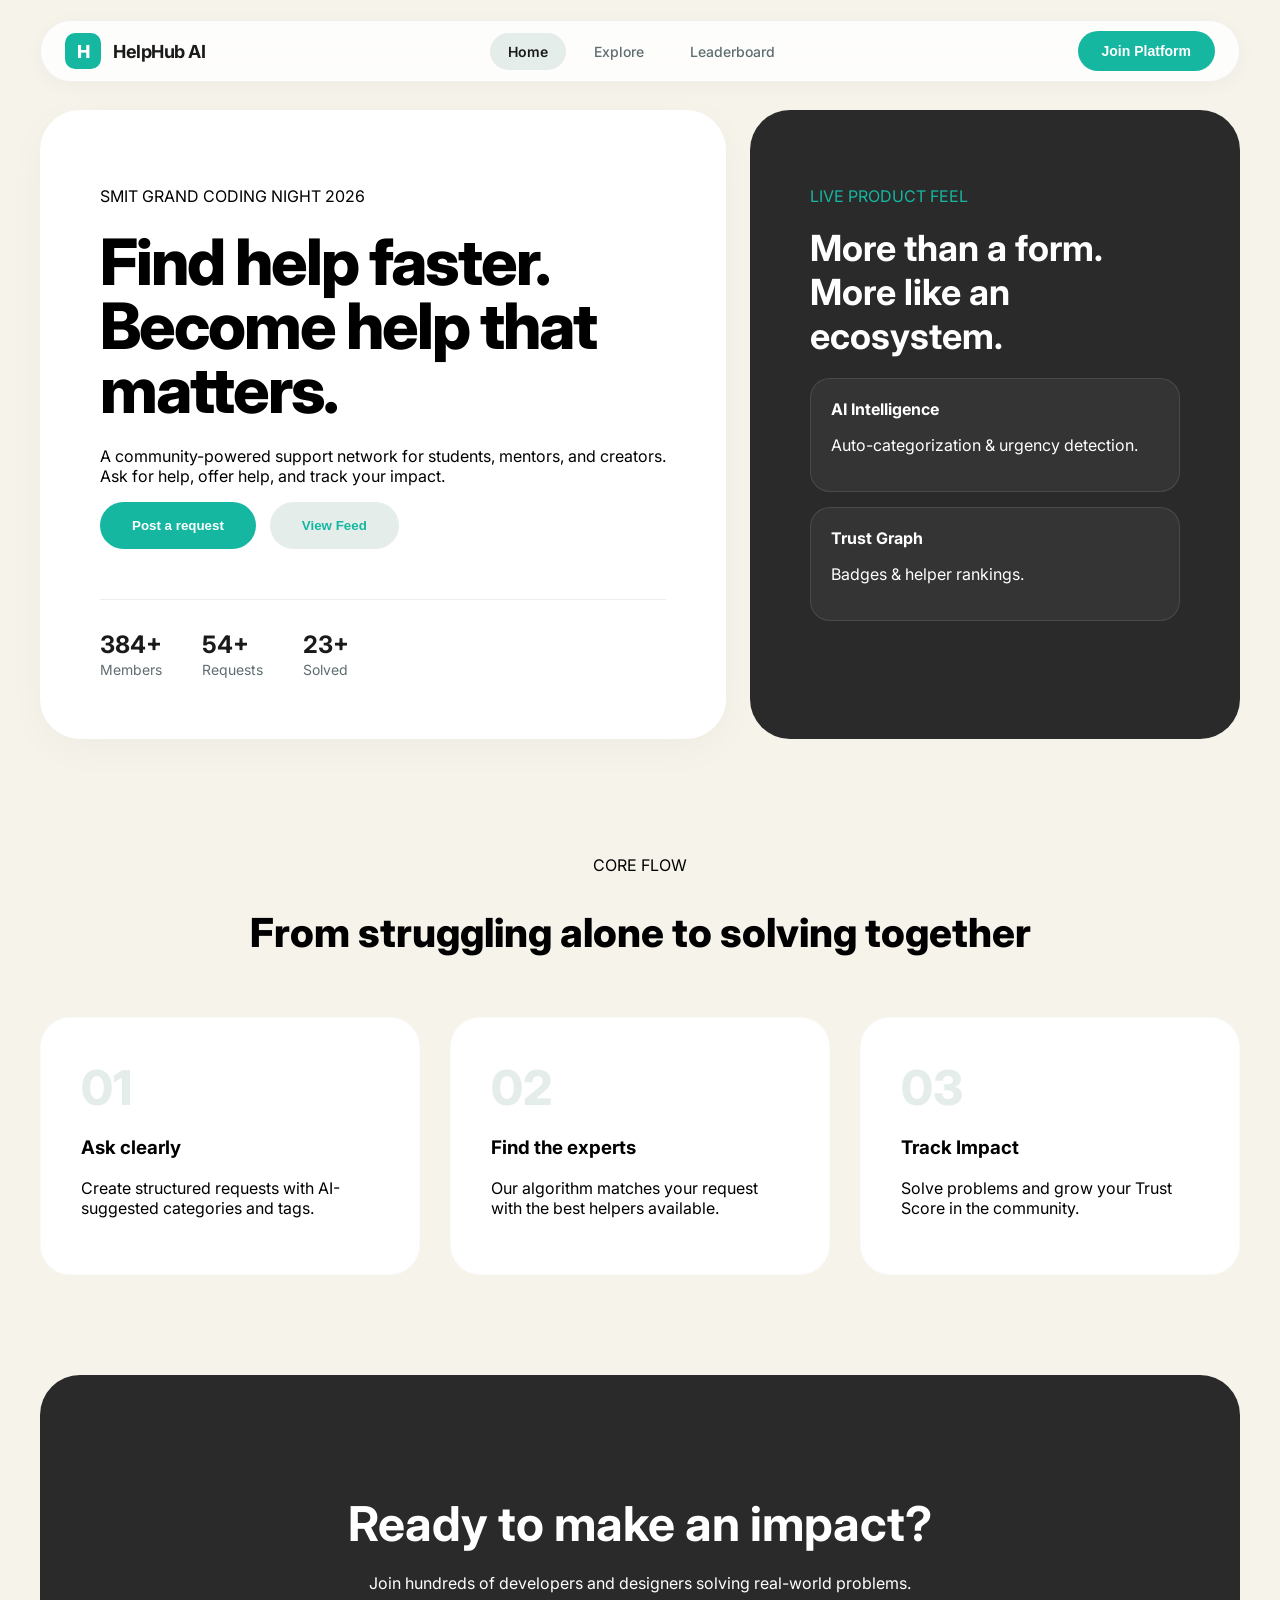
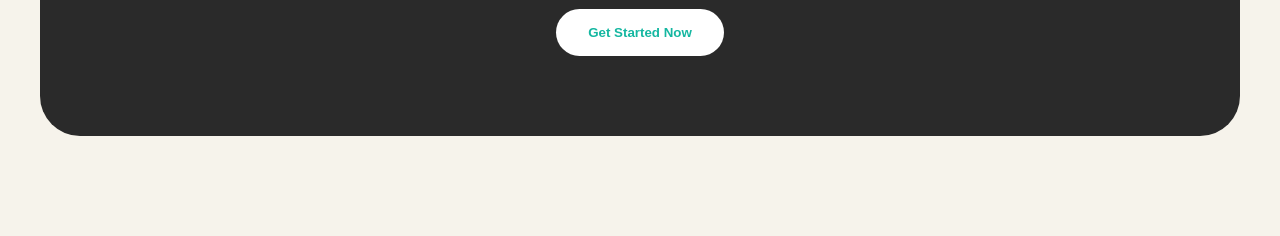
<file: index.html>
<!DOCTYPE html>
<html lang="en">
<head>
    <meta charset="UTF-8">
    <meta name="viewport" content="width=device-width, initial-scale=1.0">
    <title>HelpHub AI | Community Ecosystem</title>
    <link rel="stylesheet" href="style.css">
    <link href="https://fonts.googleapis.com/css2?family=Inter:wght@400;600;700;800&display=swap" rel="stylesheet">
</head>
<body>

    <nav class="navbar-wrapper container">
        <div class="navbar-container">
            <div class="nav-logo">
                <div class="logo-box">H</div>
                <span class="logo-name">HelpHub AI</span>
            </div>
            <div class="nav-menu">
                <a href="index.html" class="nav-link active">Home</a>
                <a href="explore.html" class="nav-link">Explore</a>
                <a href="leaderboard.html" class="nav-link">Leaderboard</a>
            </div>
            <div class="nav-right">
                <a href="auth.html"><button class="btn-platform">Join Platform</button></a>
            </div>
        </div>
    </nav>

    <section class="hero-section container">
        <div class="hero-grid">
            <div class="hero-main-card">
                <p class="tag-mini">SMIT GRAND CODING NIGHT 2026</p>
                <h1 class="display-text">Find help faster. Become help that matters.</h1>
                <p class="hero-sub">A community-powered support network for students, mentors, and creators. Ask for help, offer help, and track your impact.</p>
                
                <div class="hero-btns">
                    <button class="btn-primary"><a href="post-request.html" id="btn-1">Post a request</a></button>
                    <button class="btn-secondary">View Feed</button>
                </div>

                <div class="hero-stats">
                    <div class="stat-item"><strong>384+</strong><br><span>Members</span></div>
                    <div class="stat-item"><strong>54+</strong><br><span>Requests</span></div>
                    <div class="stat-item"><strong>23+</strong><br><span>Solved</span></div>
                </div>
            </div>

            <div class="hero-side-card">
                <p class="tag-mini" style="color: var(--teal-primary);">LIVE PRODUCT FEEL</p>
                <h2>More than a form. More like an ecosystem.</h2>
                <div class="feature-pill">
                    <strong>AI Intelligence</strong>
                    <p>Auto-categorization & urgency detection.</p>
                </div>
                <div class="feature-pill">
                    <strong>Trust Graph</strong>
                    <p>Badges & helper rankings.</p>
                </div>
            </div>
        </div>
    </section>

    <section class="how-it-works container">
        <p class="tag-mini" style="text-align: center;">CORE FLOW</p>
        <h2 class="section-title">From struggling alone to solving together</h2>
        
        <div class="steps-grid">
            <div class="step-card">
                <div class="step-num">01</div>
                <h3>Ask clearly</h3>
                <p>Create structured requests with AI-suggested categories and tags.</p>
            </div>
            <div class="step-card">
                <div class="step-num">02</div>
                <h3>Find the experts</h3>
                <p>Our algorithm matches your request with the best helpers available.</p>
            </div>
            <div class="step-card">
                <div class="step-num">03</div>
                <h3>Track Impact</h3>
                <p>Solve problems and grow your Trust Score in the community.</p>
            </div>
        </div>
    </section>

    <section class="cta-section container">
        <div class="cta-box">
            <h2>Ready to make an impact?</h2>
            <p>Join hundreds of developers and designers solving real-world problems.</p>
            <button class="btn-primary" style="background: white; color: var(--teal-primary);">Get Started Now</button>
        </div>
    </section>

</body>
</html>
</file>
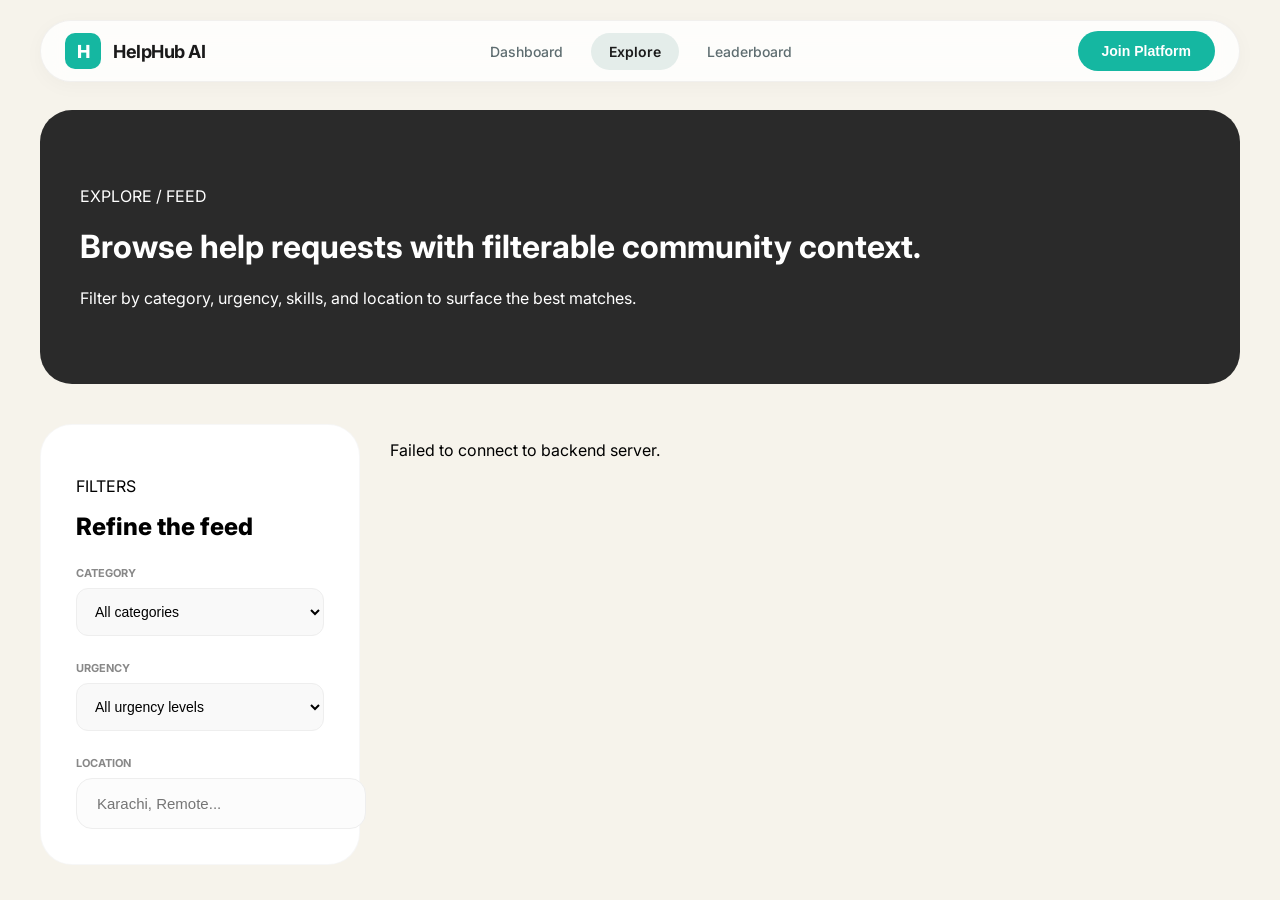
<file: explore.html>
<!DOCTYPE html>
<html lang="en">
<head>
    <meta charset="UTF-8">
    <meta name="viewport" content="width=device-width, initial-scale=1.0">
    <title>Explore Feed | HelpHub AI</title>
    <link rel="stylesheet" href="style.css">
    <link href="https://fonts.googleapis.com/css2?family=Inter:wght@400;600;700;800&display=swap" rel="stylesheet">
</head>
<body>

    <nav class="navbar-wrapper container">
        <div class="navbar-container">
            <div class="nav-logo">
                <div class="logo-box">H</div>
                <span class="logo-name">HelpHub AI</span>
            </div>
            <div class="nav-menu">
                <a href="index.html" class="nav-link">Dashboard</a>
                <a href="explore.html" class="nav-link active">Explore</a>
                <a href="leaderboard.html" class="nav-link">Leaderboard</a>
            </div>
            <button class="btn-platform">Join Platform</button>
        </div>
    </nav>

    <main class="explore-main container">
        <header class="explore-banner">
            <p class="tag-mini">EXPLORE / FEED</p>
            <h1>Browse help requests with filterable community context.</h1>
            <p class="subtext">Filter by category, urgency, skills, and location to surface the best matches.</p>
        </header>

        <div class="explore-content">
            <aside class="filter-sidebar">
                <p class="tag-mini">FILTERS</p>
                <h2 class="sidebar-title">Refine the feed</h2>
                
                <form id="filterForm">
                    <div class="filter-group">
                        <label>Category</label>
                        <select name="category" id="catFilter">
                            <option value="">All categories</option>
                            <option value="Web Development">Web Development</option>
                            <option value="Design">Design</option>
                            <option value="Career">Career</option>
                        </select>
                    </div>
                    <div class="filter-group">
                        <label>Urgency</label>
                        <select name="urgency" id="urgencyFilter">
                            <option value="">All urgency levels</option>
                            <option value="High">High Priority</option>
                            <option value="Medium">Medium Priority</option>
                            <option value="Low">Low Priority</option>
                        </select>
                    </div>
                    <div class="filter-group">
                        <label>Location</label>
                        <input type="text" name="location" id="locFilter" placeholder="Karachi, Remote..." class="custom-input">
                    </div>
                </form>
            </aside>

            <section class="feed-area" id="requestsFeed">
                </section>
        </div>
    </main>

    <script src="explore.js"></script>
</body>
</html>
</file>
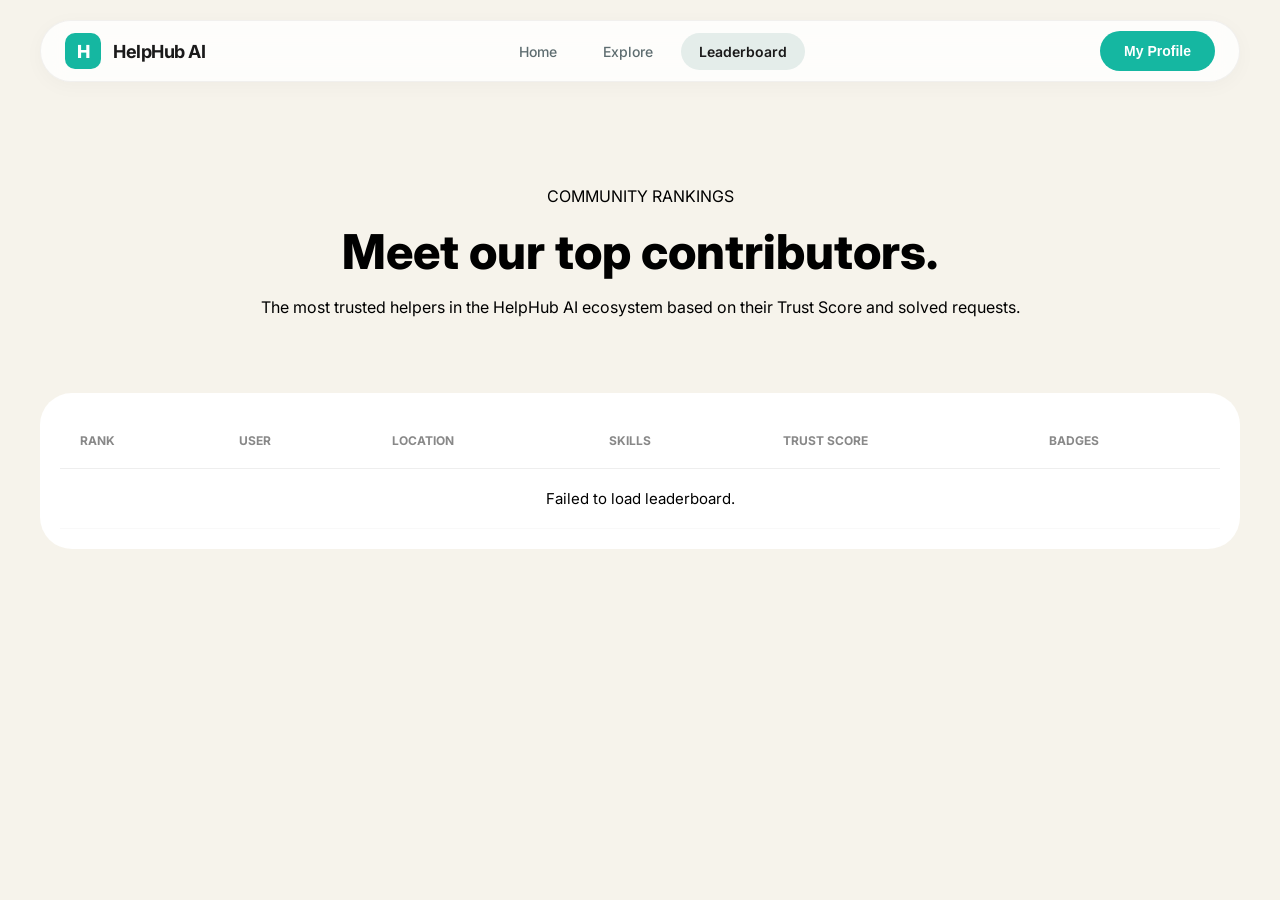
<file: leaderboard.html>
<!DOCTYPE html>
<html lang="en">
<head>
    <meta charset="UTF-8">
    <meta name="viewport" content="width=device-width, initial-scale=1.0">
    <title>Leaderboard | HelpHub AI</title>
    <link rel="stylesheet" href="style.css">
    <link href="https://fonts.googleapis.com/css2?family=Inter:wght@400;600;700;800&display=swap" rel="stylesheet">
</head>
<body>

    <nav class="navbar-wrapper container">
        <div class="navbar-container">
            <div class="nav-logo">
                <div class="logo-box">H</div>
                <span class="logo-name">HelpHub AI</span>
            </div>
            <div class="nav-menu">
                <a href="index.html" class="nav-link">Home</a>
                <a href="explore.html" class="nav-link">Explore</a>
                <a href="leaderboard.html" class="nav-link active">Leaderboard</a>
            </div>
            <button class="btn-platform">My Profile</button>
        </div>
    </nav>

    <main class="leaderboard-main container">
        <header class="leaderboard-header">
            <p class="tag-mini">COMMUNITY RANKINGS</p>
            <h1>Meet our top contributors.</h1>
            <p>The most trusted helpers in the HelpHub AI ecosystem based on their Trust Score and solved requests.</p>
        </header>

        <div class="leaderboard-container card-premium">
            <table class="leaderboard-table">
                <thead>
                    <tr>
                        <th>Rank</th>
                        <th>User</th>
                        <th>Location</th>
                        <th>Skills</th>
                        <th>Trust Score</th>
                        <th>Badges</th>
                    </tr>
                </thead>
                <tbody id="leaderboardBody">
                    </tbody>
            </table>
        </div>
    </main>

    <script src="leaderboard.js"></script>
</body>
</html>
</file>
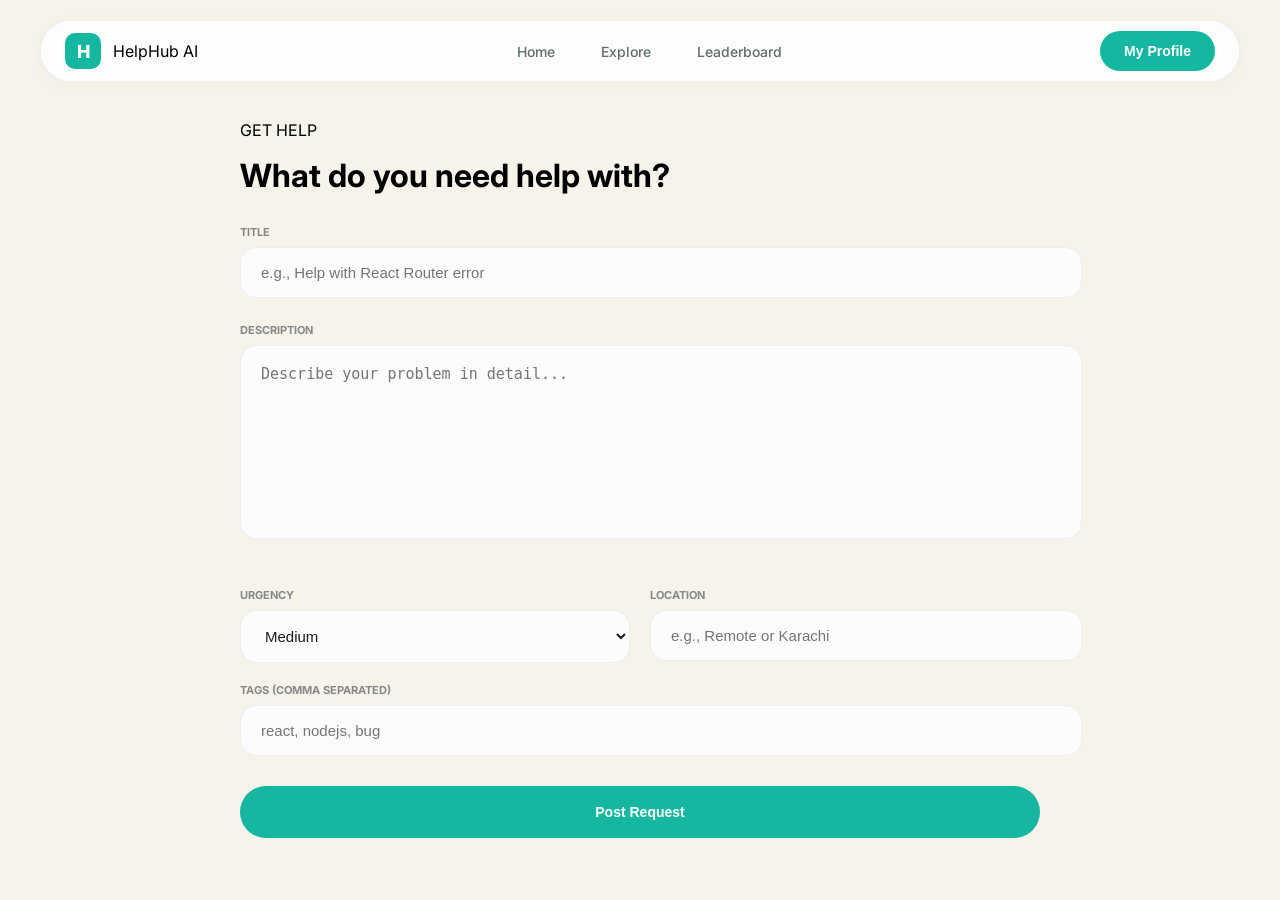
<file: post-request.html>
<!DOCTYPE html>
<html lang="en">
<head>
    <meta charset="UTF-8">
    <title>Post a Request | HelpHub AI</title>
    <link rel="stylesheet" href="style.css">
    <link href="https://fonts.googleapis.com/css2?family=Inter:wght@400;600;700;800&display=swap" rel="stylesheet">
</head>
<body>

    <nav class="navbar-wrapper container">
        <div class="navbar-container">
            <div class="nav-logo"><div class="logo-box">H</div> HelpHub AI</div>
            <div class="nav-menu">
                <a href="index.html" class="nav-link">Home</a>
                <a href="explore.html" class="nav-link">Explore</a>
                <a href="leaderboard.html" class="nav-link">Leaderboard</a>
            </div>
            <button class="btn-platform">My Profile</button>
        </div>
    </nav>

    <main class="container" style="max-width: 800px; margin-top: 50px;">
        <div class="card-premium">
            <p class="tag-mini">GET HELP</p>
            <h1 style="font-size: 32px; margin: 10px 0 30px 0;">What do you need help with?</h1>
            
            <form id="requestForm">
                <div class="filter-group">
                    <label>Title</label>
                    <input type="text" name="title" id="reqTitle" placeholder="e.g., Help with React Router error" class="custom-input" required>
                </div>

                <div class="filter-group">
                    <label>Description</label>
                    <textarea name="description" id="reqDesc" placeholder="Describe your problem in detail..." class="custom-input" style="height: 150px; resize: none;" required></textarea>
                </div>

                <div class="grid-2" style="display: grid; grid-template-columns: 1fr 1fr; gap: 20px; margin-top: 20px;">
                    <div class="filter-group">
                        <label>Urgency</label>
                        <select name="urgency" id="reqUrgency" class="custom-select">
                            <option value="Low">Low</option>
                            <option value="Medium" selected>Medium</option>
                            <option value="High">High</option>
                        </select>
                    </div>
                    <div class="filter-group">
                        <label>Location</label>
                        <input type="text" name="location" id="reqLoc" placeholder="e.g., Remote or Karachi" class="custom-input">
                    </div>
                </div>

                <div class="filter-group" style="margin-top: 20px;">
                    <label>Tags (Comma separated)</label>
                    <input type="text" name="tags" id="reqTags" placeholder="react, nodejs, bug" class="custom-input">
                </div>

                <button type="submit" class="btn-platform" style="width: 100%; margin-top: 30px; padding: 18px;">Post Request</button>
            </form>
            <div id="responseMsg" style="margin-top: 20px; text-align: center; font-weight: 600;"></div>
        </div>
    </main>

    <script src="post.js"></script>
</body>
</html>
</file>
<file: style.css>
:root {
    --bg-cream: #f6f3eb;
    --teal-primary: #15b7a1;
    --dark-section: #2a2a2a;
    --text-dark: #1a1a1a;
    --text-muted: #5e6d70;
}

body { background: var(--bg-cream); font-family: 'Inter', sans-serif; overflow-x: hidden; }
.container { max-width: 1200px; margin: 0 auto; padding: 0 20px; }

/* HERO GRID */
.hero-grid { display: grid; grid-template-columns: 1.4fr 1fr; gap: 24px; margin-top: 40px; }

.hero-main-card { background: white; padding: 60px; border-radius: 40px; box-shadow: 0 10px 40px rgba(0,0,0,0.03); }
.display-text { font-size: 64px; font-weight: 800; line-height: 1; margin: 24px 0; letter-spacing: -2px; }

.hero-side-card { background: var(--dark-section); color: white; padding: 60px; border-radius: 40px; }
.hero-side-card h2 { font-size: 36px; margin: 20px 0; }

.feature-pill { background: rgba(255,255,255,0.05); padding: 20px; border-radius: 20px; margin-top: 15px; border: 1px solid rgba(255,255,255,0.1); }

/* STATS */
.hero-stats { display: flex; gap: 40px; margin-top: 50px; border-top: 1px solid #eee; padding-top: 30px; }
.stat-item strong { font-size: 24px; color: var(--text-dark); }
.stat-item span { color: var(--text-muted); font-size: 14px; }

/* HOW IT WORKS */
.how-it-works { padding: 100px 0; }
.section-title { font-size: 40px; text-align: center; margin-bottom: 60px; font-weight: 800; }

.steps-grid { display: grid; grid-template-columns: repeat(3, 1fr); gap: 30px; }
.step-card { background: white; padding: 40px; border-radius: 30px; border: 1px solid rgba(0,0,0,0.02); }
.step-num { font-size: 48px; font-weight: 800; color: #e4edea; margin-bottom: 10px; }

/* CTA SECTION */
.cta-section { margin-bottom: 100px; }
.cta-box { background: #2A2A2A; padding: 80px; border-radius: 40px; text-align: center; color: white; }
.cta-box h2 { font-size: 48px; margin-bottom: 20px; }

/* BUTTONS */
.btn-primary { background: var(--teal-primary); color: white; border: none; padding: 16px 32px; border-radius: 50px; font-weight: 700; cursor: pointer; }
.btn-secondary { background: #e4edea; color: var(--teal-primary); border: none; padding: 16px 32px; border-radius: 50px; font-weight: 700; margin-left: 10px; cursor: pointer; }

/* --- STICKY NAVIGATION --- */
.navbar-wrapper {
    position: sticky;
    top: 20px;
    z-index: 1000;
    width: 100%;
    margin-bottom: 40px;
}

.navbar-container {
    background: rgba(255, 255, 255, 0.8); /* Glass effect */
    backdrop-filter: blur(12px);
    -webkit-backdrop-filter: blur(12px);
    display: flex;
    justify-content: space-between;
    align-items: center;
    padding: 10px 24px;
    border-radius: 100px; /* Pill shape */
    border: 1px solid rgba(0, 0, 0, 0.05);
    box-shadow: 0 4px 20px rgba(0, 0, 0, 0.03);
}

/* Logo Section */
.nav-logo {
    display: flex;
    align-items: center;
    gap: 12px;
    text-decoration: none;
}

.logo-box {
    width: 36px;
    height: 36px;
    background-color: var(--teal-primary);
    color: white;
    font-weight: 800;
    display: flex;
    align-items: center;
    justify-content: center;
    border-radius: 10px;
    font-size: 18px;
}

.logo-name {
    font-weight: 700;
    font-size: 18px;
    color: var(--text-dark);
    letter-spacing: -0.5px;
}

/* Menu Links */
.nav-menu {
    display: flex;
    align-items: center;
    gap: 10px;
}

.nav-link {
    text-decoration: none;
    color: var(--text-muted);
    font-size: 14px;
    font-weight: 500;
    padding: 10px 18px;
    border-radius: 50px;
    transition: all 0.3s ease;
}

.nav-link:hover {
    color: var(--teal-primary);
    background: rgba(21, 183, 161, 0.05);
}

.nav-link.active {
    color: var(--text-dark);
    background: #e4edea; /* Light teal highlight */
    font-weight: 600;
}

/* Right Side Actions */
.nav-right {
    display: flex;
    align-items: center;
    gap: 15px;
}

.btn-platform {
    background: var(--teal-primary);
    color: white;
    border: none;
    padding: 12px 24px;
    border-radius: 50px;
    font-weight: 600;
    font-size: 14px;
    cursor: pointer;
    transition: transform 0.2s ease, background 0.3s ease;
}

.btn-platform:hover {
    background: #12a38f;
    transform: translateY(-1px);
}

/* Responsive Hide Menu */
@media (max-width: 850px) {
    .nav-menu {
        display: none;
    }
}


/* EXPLORE PAGE LAYOUT */
.explore-banner {
    background-color: var(--dark-section);
    color: white;
    padding: 60px 40px;
    border-radius: 32px;
    margin-top: 20px;
}

.explore-content {
    display: grid;
    grid-template-columns: 320px 1fr;
    gap: 30px;
    margin-top: 40px;
}

.filter-sidebar {
    background: white;
    padding: 35px;
    border-radius: 32px;
    height: fit-content;
    position: sticky;
    top: 100px;
    border: 1px solid rgba(0,0,0,0.03);
}

.sidebar-title { font-size: 24px; margin: 15px 0; font-weight: 800; }

.filter-group { margin-top: 25px; }
.filter-group label { display: block; font-size: 11px; font-weight: 700; color: #888; text-transform: uppercase; margin-bottom: 8px; }

.custom-select, .custom-input, select {
    width: 100%;
    padding: 14px;
    border-radius: 12px;
    border: 1.5px solid #eee;
    background: #f9f9f9;
    font-size: 14px;
    outline: none;
}

/* REQUEST CARDS */
.request-card {
    background: white;
    padding: 30px;
    border-radius: 30px;
    margin-bottom: 20px;
    border: 1px solid rgba(0,0,0,0.02);
    box-shadow: 0 4px 20px rgba(0,0,0,0.01);
}

.card-tags { display: flex; gap: 8px; margin-bottom: 15px; }
.badge-tech { background: #e0f2f1; color: var(--teal-primary); }
.badge-urgency { background: #fee2e2; color: #ef4444; }

.card-footer {
    display: flex;
    justify-content: space-between;
    align-items: center;
    border-top: 1px solid #f5f5f5;
    margin-top: 20px;
    padding-top: 20px;
}

.leaderboard-header {
    text-align: center;
    padding: 60px 0;
}

.leaderboard-header h1 { font-size: 48px; font-weight: 800; margin: 10px 0; }

.leaderboard-container {
    background: white;
    padding: 20px;
    border-radius: 32px;
    overflow: hidden;
}

.leaderboard-table {
    width: 100%;
    border-collapse: collapse;
    text-align: left;
}

.leaderboard-table th {
    padding: 20px;
    font-size: 12px;
    text-transform: uppercase;
    color: #888;
    border-bottom: 1px solid #eee;
}

.leaderboard-table td {
    padding: 20px;
    border-bottom: 1px solid #f9f9f9;
    font-size: 15px;
}

.rank-badge {
    width: 30px;
    height: 30px;
    background: #f0fdfa;
    color: var(--teal-primary);
    border-radius: 50%;
    display: flex;
    align-items: center;
    justify-content: center;
    font-weight: 800;
}

.trust-score-pill {
    background: #15b7a1;
    color: white;
    padding: 4px 12px;
    border-radius: 50px;
    font-weight: 700;
}

.skill-chip {
    background: #f3f4f6;
    padding: 4px 8px;
    border-radius: 6px;
    font-size: 11px;
    margin-right: 4px;
}

#btn-1{
    color: white;
    font-weight: 800;
    text-decoration: none;
}

/* --- POST REQUEST FORM STYLING --- */

/* Form Container limits */
.post-form-container {
    max-width: 800px;
    margin: 60px auto;
}

/* Specific styling for the Post Card */
.post-card {
    background: #ffffff;
    padding: 50px;
    border-radius: 40px;
    border: 1px solid rgba(0, 0, 0, 0.04);
    box-shadow: 0 20px 50px rgba(0, 0, 0, 0.02);
}

/* Labels and Inputs */
.form-group {
    margin-bottom: 25px;
}

.form-group label {
    display: block;
    font-size: 12px;
    font-weight: 700;
    color: var(--text-muted);
    text-transform: uppercase;
    margin-bottom: 10px;
    letter-spacing: 0.5px;
}

/* Modern Input Styling */
.custom-input, 
.custom-select, 
textarea {
    width: 100%;
    padding: 16px 20px;
    background: #fcfcfc;
    border: 1.5px solid #eee;
    border-radius: 16px;
    font-size: 15px;
    font-weight: 500;
    color: var(--text-dark);
    transition: all 0.3s ease;
    outline: none;
}

.custom-input:focus, 
.custom-select:focus, 
textarea:focus {
    border-color: var(--teal-primary);
    background: #ffffff;
    box-shadow: 0 0 0 4px rgba(21, 183, 161, 0.05);
}

/* Textarea height fix */
textarea {
    min-height: 160px;
    line-height: 1.6;
}

/* Grid for smaller inputs (Urgency & Location) */
.form-row {
    display: grid;
    grid-template-columns: 1fr 1fr;
    gap: 20px;
}

/* Submit Button Override for Form */
.btn-submit-full {
    width: 100%;
    background: var(--teal-primary);
    color: white;
    padding: 20px;
    border: none;
    border-radius: 18px;
    font-size: 16px;
    font-weight: 700;
    cursor: pointer;
    margin-top: 20px;
    transition: all 0.3s ease;
}

.btn-submit-full:hover {
    background: var(--dark-section);
    transform: translateY(-2px);
    box-shadow: 0 10px 25px rgba(0, 0, 0, 0.1);
}

/* Success/Error Message Styling */
#responseMsg {
    padding: 15px;
    border-radius: 12px;
    font-size: 14px;
    margin-top: 20px;
    display: none; /* JS will handle display */
}

/* Tablet Responsive */
@media (max-width: 600px) {
    .form-row {
        grid-template-columns: 1fr;
    }
    .post-card {
        padding: 30px 20px;
    }
}

/* --- AUTH PAGE (LOGIN & SIGNUP) STYLING --- */

/* Centering the card on the screen */
.auth-wrapper {
    display: flex;
    align-items: center;
    justify-content: center;
    min-height: 85vh; /* Thora gap top/bottom se */
    padding: 20px;
}

/* Auth Card - */
.auth-card {
    background: #ffffff;
    width: 100%;
    max-width: 420px;
    padding: 40px;
    border-radius: 32px;
    box-shadow: 0 20px 60px rgba(0, 0, 0, 0.05);
    border: 1px solid rgba(0, 0, 0, 0.03);
}

.auth-card h2 {
    font-size: 28px;
    font-weight: 800;
    margin-bottom: 10px;
    color: var(--text-dark);
    letter-spacing: -1px;
}

.auth-card p {
    color: var(--text-muted);
    font-size: 14px;
    margin-bottom: 30px;
}

/* Input Spacing specifically for Auth */
.auth-form .custom-input {
    margin-bottom: 15px;
    display: block;
}

/* Link Styling */
.auth-card a {
    color: var(--teal-primary);
    text-decoration: none;
    font-weight: 700;
    transition: 0.3s;
}

.auth-card a:hover {
    text-decoration: underline;
}

/* Switcher text (Don't have an account?) */
.auth-switch {
    margin-top: 25px;
    text-align: center;
    font-size: 14px;
    color: var(--text-muted);
    border-top: 1px solid #f0f0f0;
    padding-top: 20px;
}

/* Feedback Message (Success/Error) */
#authMsg {
    margin-top: 20px;
    padding: 12px;
    border-radius: 12px;
    font-size: 13px;
    font-weight: 600;
    display: none; /* Initially hidden */
}
</file>
